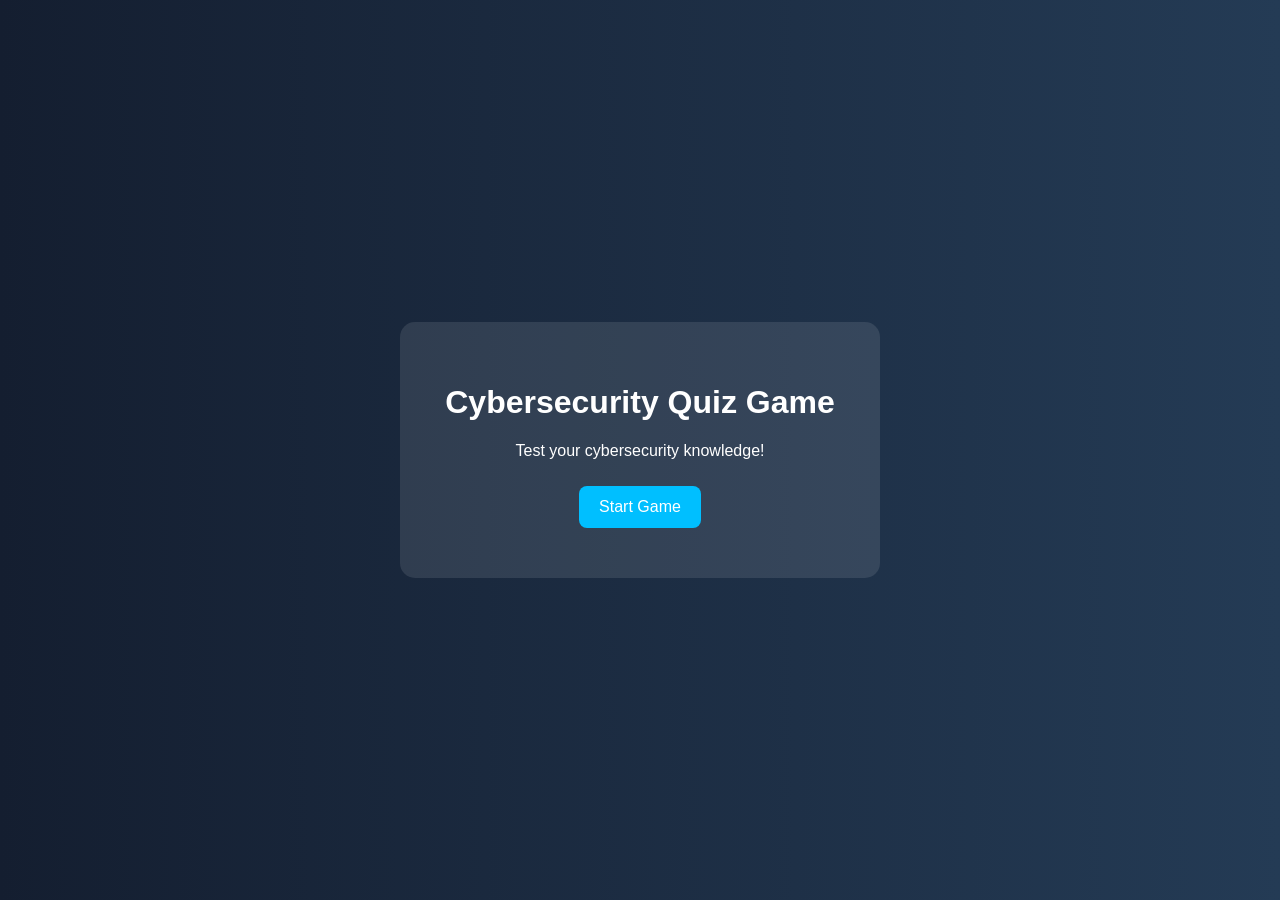
<file: index.html>
<!DOCTYPE html>
<html>
<head>
    <title>Cybersecurity Quiz Game</title>
    <link rel="stylesheet" href="style.css">
</head>
<body class="center">

    <div class="container">
        <h1>Cybersecurity Quiz Game</h1>
        <p>Test your cybersecurity knowledge!</p>

        <a href="login.html">
            <button>Start Game</button>
        </a>
    </div>

</body>
</html>
</file>
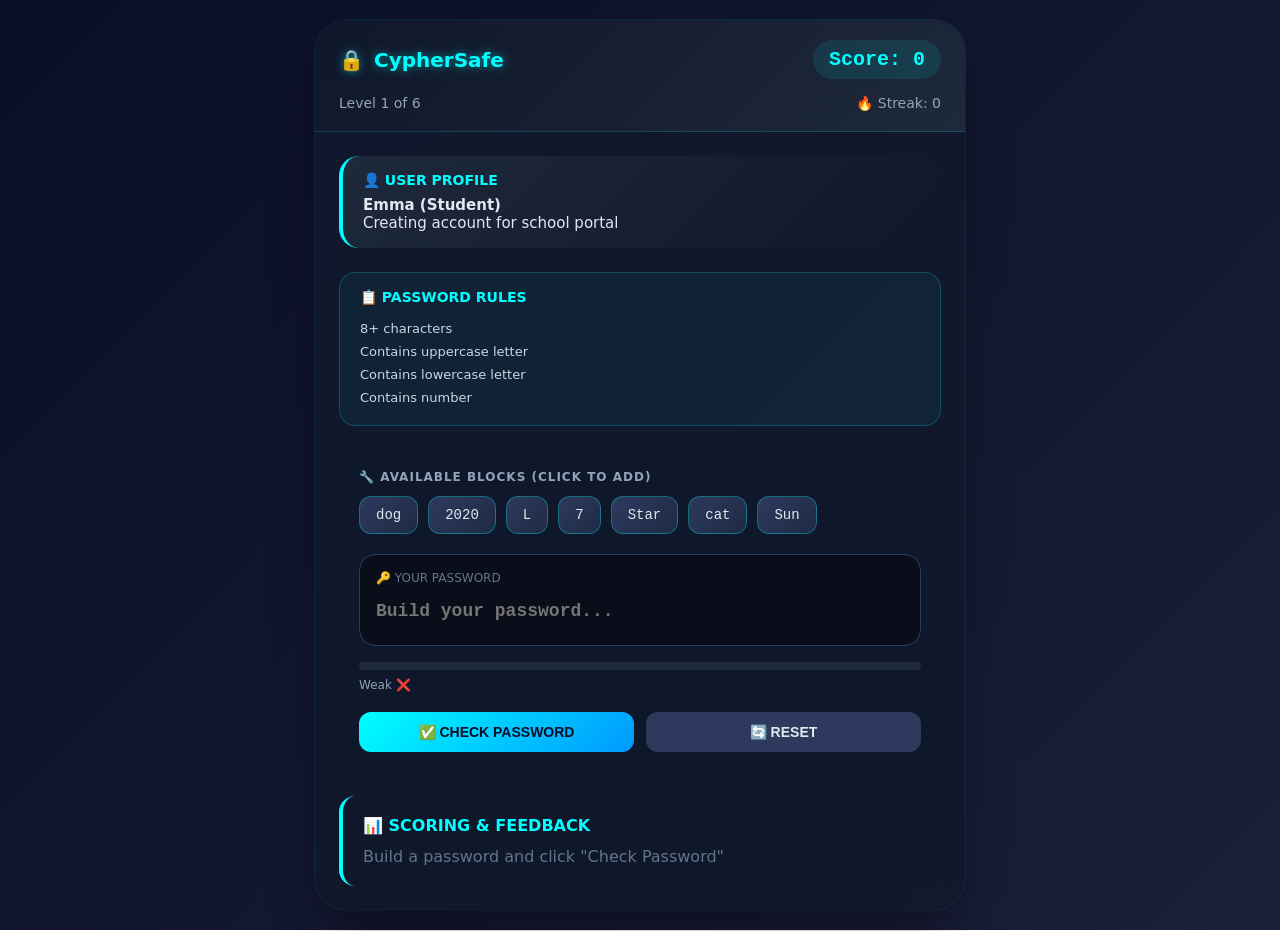
<file: doc.html>
<!DOCTYPE html>
<html lang="en">
<head>
    <meta charset="UTF-8">
    <meta name="viewport" content="width=device-width, initial-scale=1.0, user-scalable=no">
    <title>CypherSafe - Password Builder Challenge</title>
    <style>
        * {
            margin: 0;
            padding: 0;
            box-sizing: border-box;
 }

        body {
            font-family: 'Segoe UI', 'Inter', system-ui, -apple-system, sans-serif;
            background: linear-gradient(135deg, #0a0e27 0%, #1a1f3a 100%);
            min-height: 100vh;
            display: flex;
            justify-content: center;
            align-items: center;
            padding: 20px;
        }

        /* Main App Container */
        .app-container {
            max-width: 650px;
            width: 100%;
            background: rgba(18, 25, 45, 0.95);
            backdrop-filter: blur(10px);
            border-radius: 32px;
            box-shadow: 0 25px 50px -12px rgba(0, 0, 0, 0.5), 0 0 0 1px rgba(0, 255, 255, 0.1);
            overflow: hidden;
            transition: all 0.3s ease;
        }

        /* Header */
        .header {
            background: linear-gradient(135deg, #0f172a 0%, #1e293b 100%);
            padding: 20px 24px;
            border-bottom: 1px solid rgba(0, 255, 255, 0.2);
        }

        .header-top {
            display: flex;
            justify-content: space-between;
            align-items: center;
            margin-bottom: 16px;
        }
    .logo {
            display: flex;
            align-items: center;
            gap: 10px;
            font-size: 20px;
            font-weight: bold;
            color: #00ffff;
            text-shadow: 0 0 10px rgba(0, 255, 255, 0.5);
        }

        .score-card {
            background: rgba(0, 255, 255, 0.1);
            padding: 8px 16px;
            border-radius: 40px;
            font-weight: bold;
            color: #00ffff;
            font-family: monospace;
            font-size: 20px;
        }

        .level-info {
            display: flex;
            justify-content: space-between;
            color: #94a3b8;
            font-size: 14px;
        }

        /* Main Content */
        .content {
            padding: 24px;
        }

        /* User Card */
        .user-card {
            background: linear-gradient(135deg, #1e293b, #0f172a);
            border-radius: 20px;
            padding: 16px 20px;
            margin-bottom: 24px;
            border-left: 4px solid #00ffff;
        }

        .user-card h3 {
            color: #00ffff;
            font-size: 14px;
            margin-bottom: 8px;
        }

        .user-card p {
            color: #e2e8f0;
            font-size: 15px;
        }

        /* Rules Box */
        .rules-box {
            background: rgba(0, 255, 255, 0.05);
            border-radius: 16px;
            padding: 16px 20px;
            margin-bottom: 24px;
            border: 1px solid rgba(0, 255, 255, 0.2);
        }

        .rules-box h4 {
            color: #00ffff;
            font-size: 14px;
            margin-bottom: 12px;
        }

      .rule-item {
            color: #cbd5e1;
            font-size: 13px;
            padding: 4px 0;
            display: flex;
            align-items: center;
            gap: 8px;
        }

        .rule-item.valid {
            color: #10b981;
        }

        /* Password Builder */
        .builder-section {
            background: #0f172a;
            border-radius: 20px;
            padding: 20px;
            margin-bottom: 24px;
        }

        .available-blocks {
            margin-bottom: 20px;
        }

        .available-blocks h4 {
            color: #94a3b8;
            font-size: 12px;
            margin-bottom: 12px;
            text-transform: uppercase;
            letter-spacing: 1px;
        }

        .blocks-grid {
            display: flex;
            flex-wrap: wrap;
            gap: 10px;
        }

        .block {
            background: linear-gradient(135deg, #2d3a5e, #1e2a44);
            padding: 10px 16px;
            border-radius: 12px;
            color: #e2e8f0;
            font-family: monospace;
            font-size: 14px;
            cursor: pointer;
            transition: all 0.2s;
            border: 1px solid rgba(0, 255, 255, 0.3);
        }

     .block:hover {
            background: #3b4a6e;
            transform: translateY(-2px);
            border-color: #00ffff;
        }

        .password-area {
            background: #0a0e1a;
            border-radius: 16px;
            padding: 16px;
            margin-bottom: 16px;
            border: 1px solid #2d3a5e;
        }

        .password-label {
            color: #64748b;
            font-size: 12px;
            margin-bottom: 8px;
        }

        .password-input {
            width: 100%;
            background: transparent;
            border: none;
            color: #00ffff;
            font-family: 'Courier New', monospace;
            font-size: 18px;
            font-weight: bold;
            outline: none;
            padding: 8px 0;
        }

        /* Strength Meter */
        .strength-meter {
            margin-top: 16px;
        }

        .meter-bar {
            height: 8px;
            background: #1e293b;
            border-radius: 10px;
            overflow: hidden;
            margin-bottom: 8px;
        }

     .meter-fill {
            height: 100%;
            width: 0%;
            transition: width 0.3s;
            border-radius: 10px;
        }

        .meter-fill.weak { background: #ef4444; }
        .meter-fill.fair { background: #f59e0b; }
        .meter-fill.strong { background: #10b981; }
        .meter-fill.unbreakable { background: #00ffff; box-shadow: 0 0 10px #00ffff; }

        .meter-text {
            color: #94a3b8;
            font-size: 12px;
        }

        /* Buttons */
        .action-buttons {
            display: flex;
            gap: 12px;
            margin-top: 20px;
        }

        .btn {
            flex: 1;
            padding: 12px 20px;
            border: none;
            border-radius: 12px;
            font-weight: bold;
            cursor: pointer;
            transition: all 0.2s;
            font-size: 14px;
        }

        .btn-primary {
            background: linear-gradient(135deg, #00ffff, #0099ff);
            color: #0a0e27;
        }

        .btn-primary:hover {
            transform: translateY(-2px);
            box-shadow: 0 5px 20px rgba(0, 255, 255, 0.3);
        }

        .btn-secondary {
            background: #2d3a5e;
            color: #e2e8f0;
        }

        .btn-secondary:hover {
            background: #3b4a6e;
        }
        /* Feedback Panel */
        .feedback {
            background: #0f172a;
            border-radius: 16px;
            padding: 20px;
            margin-top: 20px;
            border-left: 4px solid #00ffff;
        }

        .feedback h4 {
            color: #00ffff;
            margin-bottom: 12px;
        }

        .score-breakdown {
            display: grid;
            gap: 8px;
            margin: 12px 0;
        }

        .score-row {
            display: flex;
            justify-content: space-between;
            color: #cbd5e1;
            font-size: 13px;
        }

        .total-score {
            border-top: 1px solid #2d3a5e;
            margin-top: 12px;
            padding-top: 12px;
            font-weight: bold;
            color: #00ffff;
        }

       /* Level Complete Modal */
        .modal {
            position: fixed;
            top: 0;
            left: 0;
            right: 0;
            bottom: 0;
            background: rgba(0, 0, 0, 0.8);
            display: flex;
            justify-content: center;
            align-items: center;
            z-index: 1000;
        }

        .modal-content {
            background: #1e293b;
            border-radius: 24px;
            padding: 32px;
            text-align: center;
            max-width: 400px;
            border: 1px solid #00ffff;
        }

        .modal-content h2 {
            color: #00ffff;
            margin-bottom: 16px;
        }

        /* Utility */
        .hidden {
            display: none;
        }

        .success {
            color: #10b981;
        }
    </style>
</head>
<body>
<div class="app-container" id="app">
    <div class="header">
        <div class="header-top">
            <div class="logo">
                🔒 <span>CypherSafe</span>
            </div>
            <div class="score-card">
                Score: <span id="totalScore">0</span>
            </div>
        </div>
        <div class="level-info">
            <span>Level <span id="currentLevel">1</span> of <span id="totalLevels">6</span></span>
            <span>🔥 Streak: <span id="streak">0</span></span>
        </div>
    </div>

    <div class="content">
        <div class="user-card">
            <h3>👤 USER PROFILE</h3>
            <p id="userDescription">Loading...</p>
        </div>

        <div class="rules-box">
            <h4>📋 PASSWORD RULES</h4>
            <div id="rulesList"></div>
        </div>

        <div class="builder-section">
            <div class="available-blocks">
                <h4>🔧 AVAILABLE BLOCKS (Click to add)</h4>
                <div class="blocks-grid" id="blocksGrid"></div>
            </div>

            <div class="password-area">
                <div class="password-label">🔑 YOUR PASSWORD</div>
                <input type="text" class="password-input" id="passwordInput" placeholder="Build your password..." autocomplete="off">
            </div>

            <div class="strength-meter">
                <div class="meter-bar">
                    <div class="meter-fill" id="meterFill"></div>
                </div>
                <div class="meter-text" id="meterText">Enter a password</div>
            </div>

            <div class="action-buttons">
                <button class="btn btn-primary" id="checkBtn">✅ CHECK PASSWORD</button>
                <button class="btn btn-secondary" id="resetBtn">🔄 RESET</button>
            </div>
        </div>

        <div class="feedback" id="feedbackPanel">
            <h4>📊 SCORING & FEEDBACK</h4>
            <div id="feedbackContent">
                <p style="color: #64748b;">Build a password and click "Check Password"</p>
            </div>
        </div>
    </div>
</div>

<script>
    // Level Definitions
    const levels = [
        {
            user: "Emma (Student)",
            context: "Creating account for school portal",
            rules: { minLen: 8, upper: true, lower: true, number: true, symbol: false, noPersonal: false, noDict: false },
            forbidden: ["password", "qwerty", "123456"],
            blocks: ["dog", "2020", "L", "7", "Star", "cat", "Sun"],
            levelName: "Basic Structure"
        },
        {
            user: "Alex (Marketing Team)",
            context: "Born May 14, 1992 | Pet: Oreo",
            rules: { minLen: 10, upper: true, lower: true, number: true, symbol: true, noPersonal: true, noDict: false },
            forbidden: ["alex", "1992", "0514", "oreo", "may14"],
            blocks: ["Oreo", "1992", "#", "K", "88", "!", "Runner", "Blue", "$"],
            levelName: "No Personal Info"
        },
        {
            user: "Emily (Designer)",
            context: "Loves Liverpool FC | Avoid dictionary words",
            rules: { minLen: 12, upper: true, lower: true, number: true, symbol: true, noPersonal: false, noDict: true },
            forbidden: ["liverpool", "football", "emily"],
            blocks: ["Liverpool", "fc", "2024", "$", "Em", "9", "!!", "Red"],
            levelName: "Dictionary Attack Defense"
        },
        {
            user: "Marcus (Developer)",
            context: "2FA Simulation - Add backup code after password",
            rules: { minLen: 12, upper: true, lower: true, number: true, symbol: true, noPersonal: false, noDict: false },
            forbidden: ["marcus", "coder", "2025"],
            blocks: ["Dev", "#1", "Code", "@", "77", "Star!", "X9", "$"],
            levelName: "Multi-Factor Simulation"
        },
        {
            user: "Sarah (Manager)",
            context: "Old password 'Spring2023!' was leaked! Create completely new one",
            rules: { minLen: 12, upper: true, lower: true, number: true, symbol: true, noPersonal: false, noDict: false },
            forbidden: ["spring", "2023", "2024", "summer", "winter"],
            blocks: ["Spring", "2024", "!", "River", "#", "B9", "Fall", "&"],
            levelName: "Breach Recovery"
        },
        {
            user: "Expert Mode (CISO)",
            context: "No blocks - type manually! 16+ chars, 2 symbols, 2 numbers",
            rules: { minLen: 16, upper: true, lower: true, number: true, symbol: true, noPersonal: false, noDict: false },
            forbidden: [],
            blocks: [], // No blocks for expert mode
            levelName: "Expert Challenge"
        }
    ];
    let currentLevelIndex = 0;
    let totalScore = 0;
    let streak = 0;
    let currentPassword = "";

    // Helper functions
    function updateUI() {
        document.getElementById("totalScore").innerText = totalScore;
        document.getElementById("currentLevel").innerText = currentLevelIndex + 1;
        document.getElementById("totalLevels").innerText = levels.length;
        document.getElementById("streak").innerText = streak;
        
        const level = levels[currentLevelIndex];
        document.getElementById("userDescription").innerHTML = `<strong>${level.user}</strong><br>${level.context}`;
        
        // Update rules
        const rulesHtml = `
            <div class="rule-item" id="ruleLen">${level.rules.minLen}+ characters</div>
            <div class="rule-item" id="ruleUpper">Contains uppercase letter</div>
            <div class="rule-item" id="ruleLower">Contains lowercase letter</div>
            <div class="rule-item" id="ruleNumber">Contains number</div>
            ${level.rules.symbol ? '<div class="rule-item" id="ruleSymbol">Contains symbol (!@#$%^&*)</div>' : ''}
            ${level.rules.noPersonal ? '<div class="rule-item" id="rulePersonal">No personal info (birth year, name, pet)</div>' : ''}
            ${level.rules.noDict ? '<div class="rule-item" id="ruleDict">No dictionary words (even with numbers)</div>' : ''}
        `;
        document.getElementById("rulesList").innerHTML = rulesHtml;
        
        // Update blocks
        const blocksGrid = document.getElementById("blocksGrid");
        if (level.blocks.length > 0) {
            blocksGrid.innerHTML = level.blocks.map(block => 
                `<div class="block" onclick="addToPassword('${block.replace(/'/g, "\\'")}')">${block}</div>`
            ).join('');
        } else {
            blocksGrid.innerHTML = '<p style="color: #64748b;">Expert mode: Type your password manually</p>';
        }
        
       document.getElementById("passwordInput").value = "";
        currentPassword = "";
        updateStrengthMeter("");
        
        // Clear feedback
        document.getElementById("feedbackContent").innerHTML = '<p style="color: #64748b;">Build a password and click "Check Password"</p>';
    }
    
    function addToPassword(block) {
        const input = document.getElementById("passwordInput");
        input.value += block;
        currentPassword = input.value;
        updateStrengthMeter(currentPassword);
    }
    
    function updateStrengthMeter(password) {
        const meterFill = document.getElementById("meterFill");
        const meterText = document.getElementById("meterText");
        
        let strength = 0;
        if (password.length >= 8) strength += 20;
        if (password.length >= 12) strength += 10;
        if (/[A-Z]/.test(password)) strength += 20;
        if (/[a-z]/.test(password)) strength += 20;
        if (/[0-9]/.test(password)) strength += 20;
        if (/[!@#$%^&*]/.test(password)) strength += 20;
        if (password.length >= 16) strength += 10;
        
        let level = "weak";
        let text = "Weak";
        if (strength >= 80) { level = "unbreakable"; text = "Unbreakable! 🔒"; }
        else if (strength >= 60) { level = "strong"; text = "Strong ✅"; }
        else if (strength >= 40) { level = "fair"; text = "Fair ⚠️"; }
        else { level = "weak"; text = "Weak ❌"; }
        
        meterFill.className = `meter-fill ${level}`;
        meterFill.style.width = `${Math.min(strength, 100)}%`;
        meterText.innerText = text;
    }
    
    function checkPassword() {
        const password = document.getElementById("passwordInput").value;
        const level = levels[currentLevelIndex];
        let score = 0;
        let feedback = [];
        
      // Check rules
        if (password.length >= level.rules.minLen) {
            score += 20;
            feedback.push(`✅ Length: ${password.length}/${level.rules.minLen}+ chars (+20)`);
            document.getElementById("ruleLen")?.classList.add("valid");
        } else {
            feedback.push(`❌ Length: ${password.length}/${level.rules.minLen}+ chars (0)`);
        }
        
        if (level.rules.upper && /[A-Z]/.test(password)) {
            score += 15;
            feedback.push(`✅ Contains uppercase (+15)`);
        } else if (level.rules.upper) {
            feedback.push(`❌ Missing uppercase letter (0)`);
        }
        
        if (level.rules.lower && /[a-z]/.test(password)) {
            score += 15;
            feedback.push(`✅ Contains lowercase (+15)`);
        } else if (level.rules.lower) {
            feedback.push(`❌ Missing lowercase letter (0)`);
        }
        
        if (level.rules.number && /[0-9]/.test(password)) {
            score += 15;
            feedback.push(`✅ Contains number (+15)`);
        } else if (level.rules.number) {
            feedback.push(`❌ Missing number (0)`);
        }
       if (level.rules.symbol && /[!@#$%^&*]/.test(password)) {
            score += 15;
            feedback.push(`✅ Contains symbol (+15)`);
        } else if (level.rules.symbol) {
            feedback.push(`❌ Missing symbol (!@#$%^&*) (0)`);
        }
        
        // Personal info check
        if (level.rules.noPersonal) {
            let hasPersonal = false;
            level.forbidden.forEach(word => {
                if (password.toLowerCase().includes(word.toLowerCase())) {
                    hasPersonal = true;
                }
            });
            if (!hasPersonal) {
                score += 20;
                feedback.push(`✅ No personal info detected (+20)`);
            } else {
                feedback.push(`❌ Contains personal info (birth year, name, pet) (0)`);
            }
        }
        
        // Dictionary word check (simplified)
        if (level.rules.noDict) {
            const commonWords = ["liverpool", "football", "password", "admin", "welcome"];
            let hasDict = false;
            commonWords.forEach(word => {
                if (password.toLowerCase().includes(word)) {
                    hasDict = true;
                }
            });
            if (!hasDict) {
                score += 15;
                feedback.push(`✅ No dictionary words found (+15)`);
            } else {
                feedback.push(`❌ Contains dictionary word (vulnerable to attack) (0)`);
            }
        }
        
        // Bonus: extra symbols
        const symbolCount = (password.match(/[!@#$%^&*]/g) || []).length;
        if (symbolCount >= 2) {
            score += 10;
            feedback.push(`✨ Bonus: Multiple symbols used (+10)`);
        }
        
        // Check if password meets all required rules
        let allRulesMet = true;
        if (level.rules.minLen && password.length < level.rules.minLen) allRulesMet = false;
        if (level.rules.upper && !/[A-Z]/.test(password)) allRulesMet = false;
        if (level.rules.lower && !/[a-z]/.test(password)) allRulesMet = false;
        if (level.rules.number && !/[0-9]/.test(password)) allRulesMet = false;
        if (level.rules.symbol && !/[!@#$%^&*]/.test(password)) allRulesMet = false;
        
        if (allRulesMet) {
            streak++;
            totalScore += score;
            feedback.push(`\n🎉 LEVEL COMPLETE! +${score} points!`);
            feedback.push(`🔥 Streak: ${streak}`);
            
            document.getElementById("feedbackContent").innerHTML = `
                <div class="score-breakdown">
                    ${feedback.map(f => `<div class="score-row">${f}</div>`).join('')}
                    <div class="total-score">Total Score: ${totalScore}</div>
                </div>
                <button class="btn btn-primary" onclick="nextLevel()" style="margin-top: 16px;">➡️ NEXT LEVEL</button>
            `;
            
            // Auto-update score display
            document.getElementById("totalScore").innerText = totalScore;
        } else {
            streak = 0;
            feedback.push(`\n❌ Password doesn't meet all requirements. Try again!`);
            feedback.push(`🔥 Streak reset to 0`);
            
            document.getElementById("feedbackContent").innerHTML = `
                <div class="score-breakdown">
                    ${feedback.map(f => `<div class="score-row">${f}</div>`).join('')}
                    <div class="total-score">Current Score: ${totalScore}</div>
                </div>
            `;
            document.getElementById("streak").innerText = streak;
        }
        
        // Update rule colors
        updateStrengthMeter(password);
    }
    
    function resetPassword() {
        document.getElementById("passwordInput").value = "";
        currentPassword = "";
        updateStrengthMeter("");
        document.getElementById("feedbackContent").innerHTML = '<p style="color: #64748b;">Password reset. Build a new one!</p>';
    }
       function nextLevel() {
        if (currentLevelIndex + 1 < levels.length) {
            currentLevelIndex++;
            updateUI();
        } else {
            // Game complete
            document.getElementById("feedbackContent").innerHTML = `
                <div style="text-align: center;">
                    <h3 style="color: #00ffff;">🏆 Congratulations! 🏆</h3>
                    <p>You've mastered password security!</p>
                    <p>Final Score: ${totalScore}/${levels.length * 100}</p>
                    <button class="btn btn-primary" onclick="resetGame()" style="margin-top: 16px;">🔄 PLAY AGAIN</button>
                </div>
            `;
        }
    }
    
   function resetGame() {
        currentLevelIndex = 0;
        totalScore = 0;
        streak = 0;
        updateUI();
    }
    
    // Expose functions globally
    window.addToPassword = addToPassword;
    window.nextLevel = nextLevel;
    window.resetGame = resetGame;
    
    // Event listeners
    document.getElementById("checkBtn").addEventListener("click", checkPassword);
    document.getElementById("resetBtn").addEventListener("click", resetPassword);
    document.getElementById("passwordInput").addEventListener("input", (e) => {
        currentPassword = e.target.value;
        updateStrengthMeter(currentPassword);
    });

  // Initialize
  updateUI();
  </script>
  </body>
  </html>
</file>
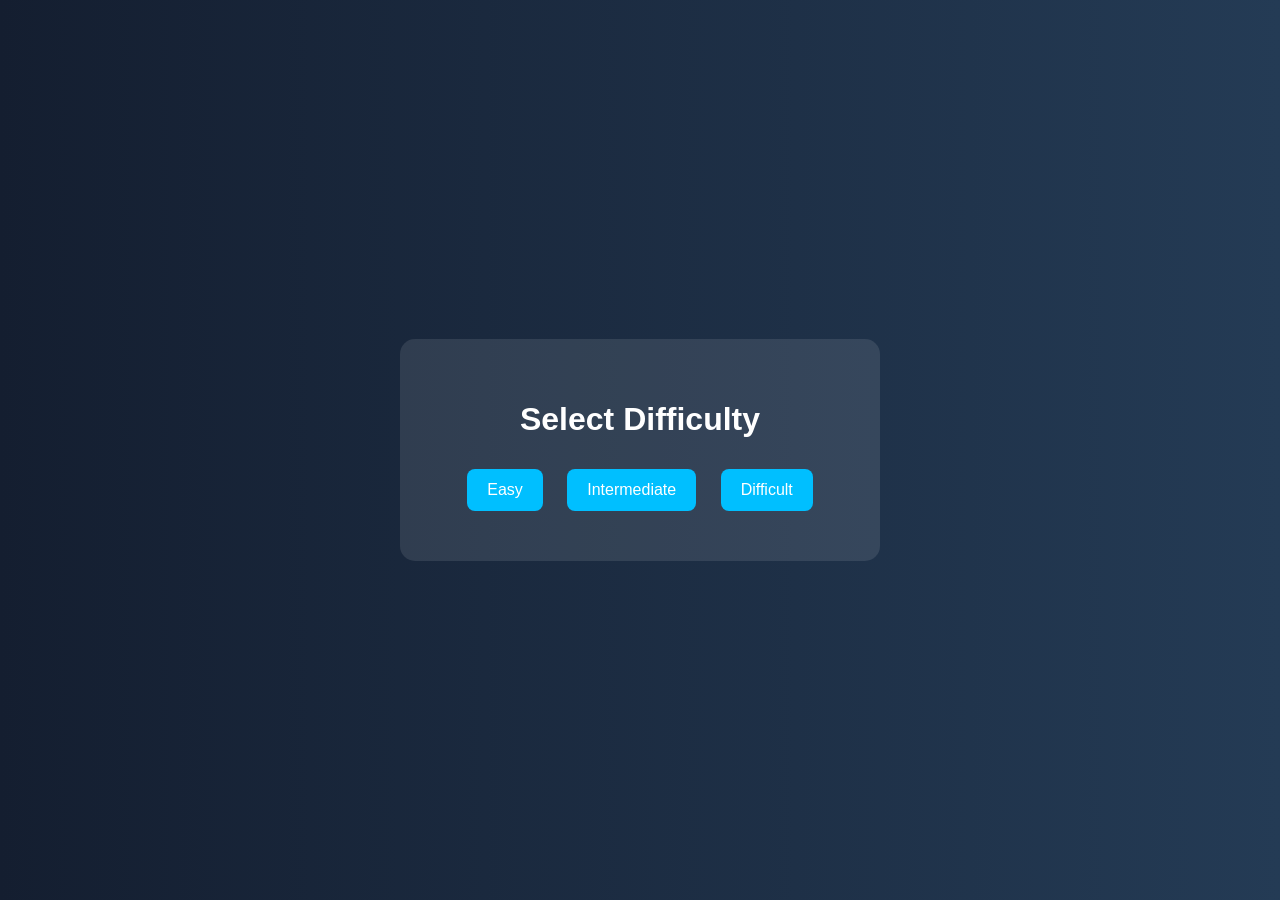
<file: home.html>
<!DOCTYPE html>
<html>
<head>
    <title>Home</title>
    <link rel="stylesheet" href="style.css">
</head>
<body class="center">

<div class="container">

    <h1>Select Difficulty</h1>

    <button onclick="startQuiz('easy')">Easy</button>

    <button onclick="startQuiz('intermediate')">
        Intermediate
    </button>

    <button onclick="startQuiz('hard')">
        Difficult
    </button>

</div>

<script>
function startQuiz(level) {

    localStorage.setItem("level", level);

    window.location.href = "quiz.html";
}
</script>

</body>
</html>
</file>
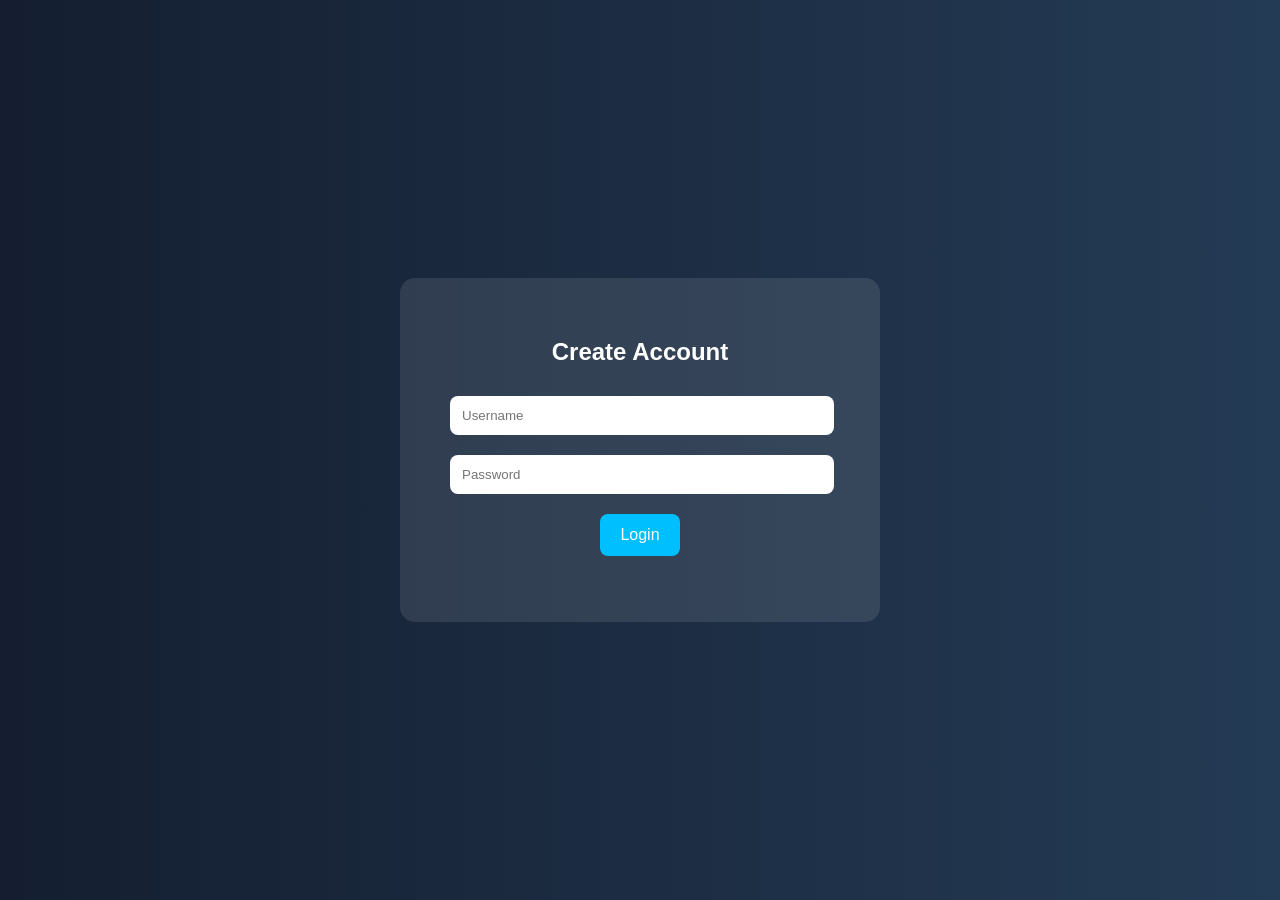
<file: login.html>
<!DOCTYPE html>
<html>
<head>
    <title>Login</title>
    <link rel="stylesheet" href="style.css">
</head>
<body class="center">

<div class="container">
    <h2>Create Account</h2>

    <input type="text" id="username" placeholder="Username">
    <input type="password" id="password" placeholder="Password">

    <button onclick="validateLogin()">Login</button>

    <p id="message"></p>
</div>

<script>
function validateLogin() {

    let password = document.getElementById("password").value;

    // Strong password:
    // 8+ chars, capital letter, number, special char

    let regex =
    /^(?=.*[A-Z])(?=.*[0-9])(?=.*[\W]).{8,}$/;

    if(regex.test(password)) {

        localStorage.setItem("user", "loggedin");
        window.location.href = "home.html";

    } else {
        

        document.getElementById("message").innerHTML =
        "Password must contain:<br>" +
        "- 8+ characters<br>" +
        "- One capital letter<br>" +
        "- One number<br>" +
        "- One special character";
    }
}
</script>

</body>
</html>
</file>
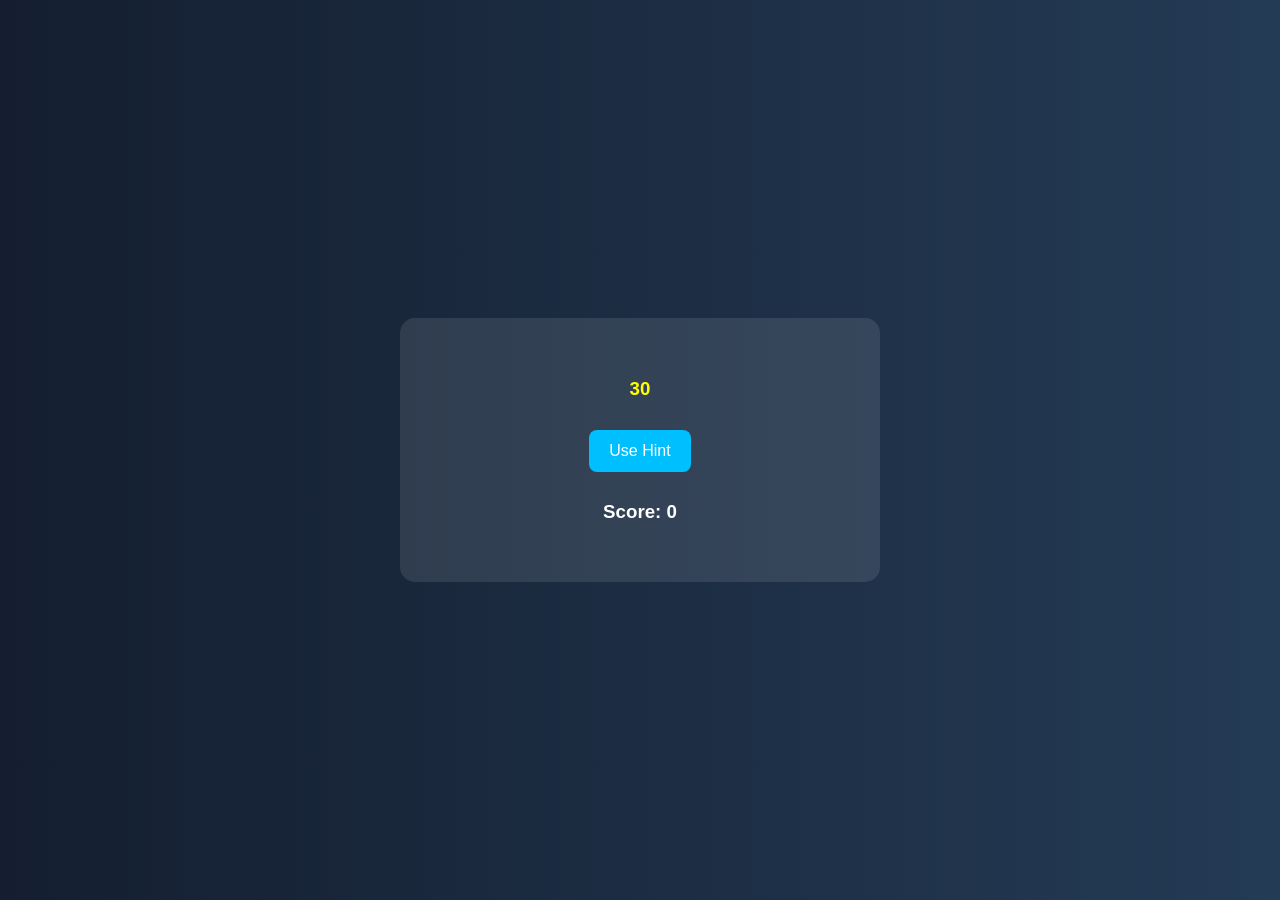
<file: quiz.html>
<!DOCTYPE html>
<html>
<head>
    <title>Quiz</title>
    <link rel="stylesheet" href="style.css">
</head>
<body class="center">

<div class="container">

    <h2 id="levelTitle"></h2>

    <h3 id="timer">30</h3>

    <h2 id="question"></h2>

    <div id="options"></div>

    <button onclick="showHint()">Use Hint</button>

    <p id="hint"></p>

    <h3>Score: <span id="score">0</span></h3>

</div>

<script src="questions.js"></script>
<script src="script.js"></script>

</body>
</html>
</file>
<file: style.css>
body {

    margin: 0;
    font-family: Arial;
    background: linear-gradient(to right, #141e30, #243b55);
    color: white;
}

.center {

    display: flex;
    justify-content: center;
    align-items: center;
    height: 100vh;
}

.container {

    background: rgba(255,255,255,0.1);
    padding: 40px;
    border-radius: 15px;
    text-align: center;
    width: 400px;
}

button {

    padding: 12px 20px;
    margin: 10px;
    border: none;
    border-radius: 8px;
    background: #00bfff;
    color: white;
    cursor: pointer;
    font-size: 16px;
}

button:hover {

    background: #009acd;
}

input {

    width: 90%;
    padding: 12px;
    margin: 10px;
    border-radius: 8px;
    border: none;
}

#timer {

    color: yellow;
}

#hint {

    color: lightgreen;
}
</file>
